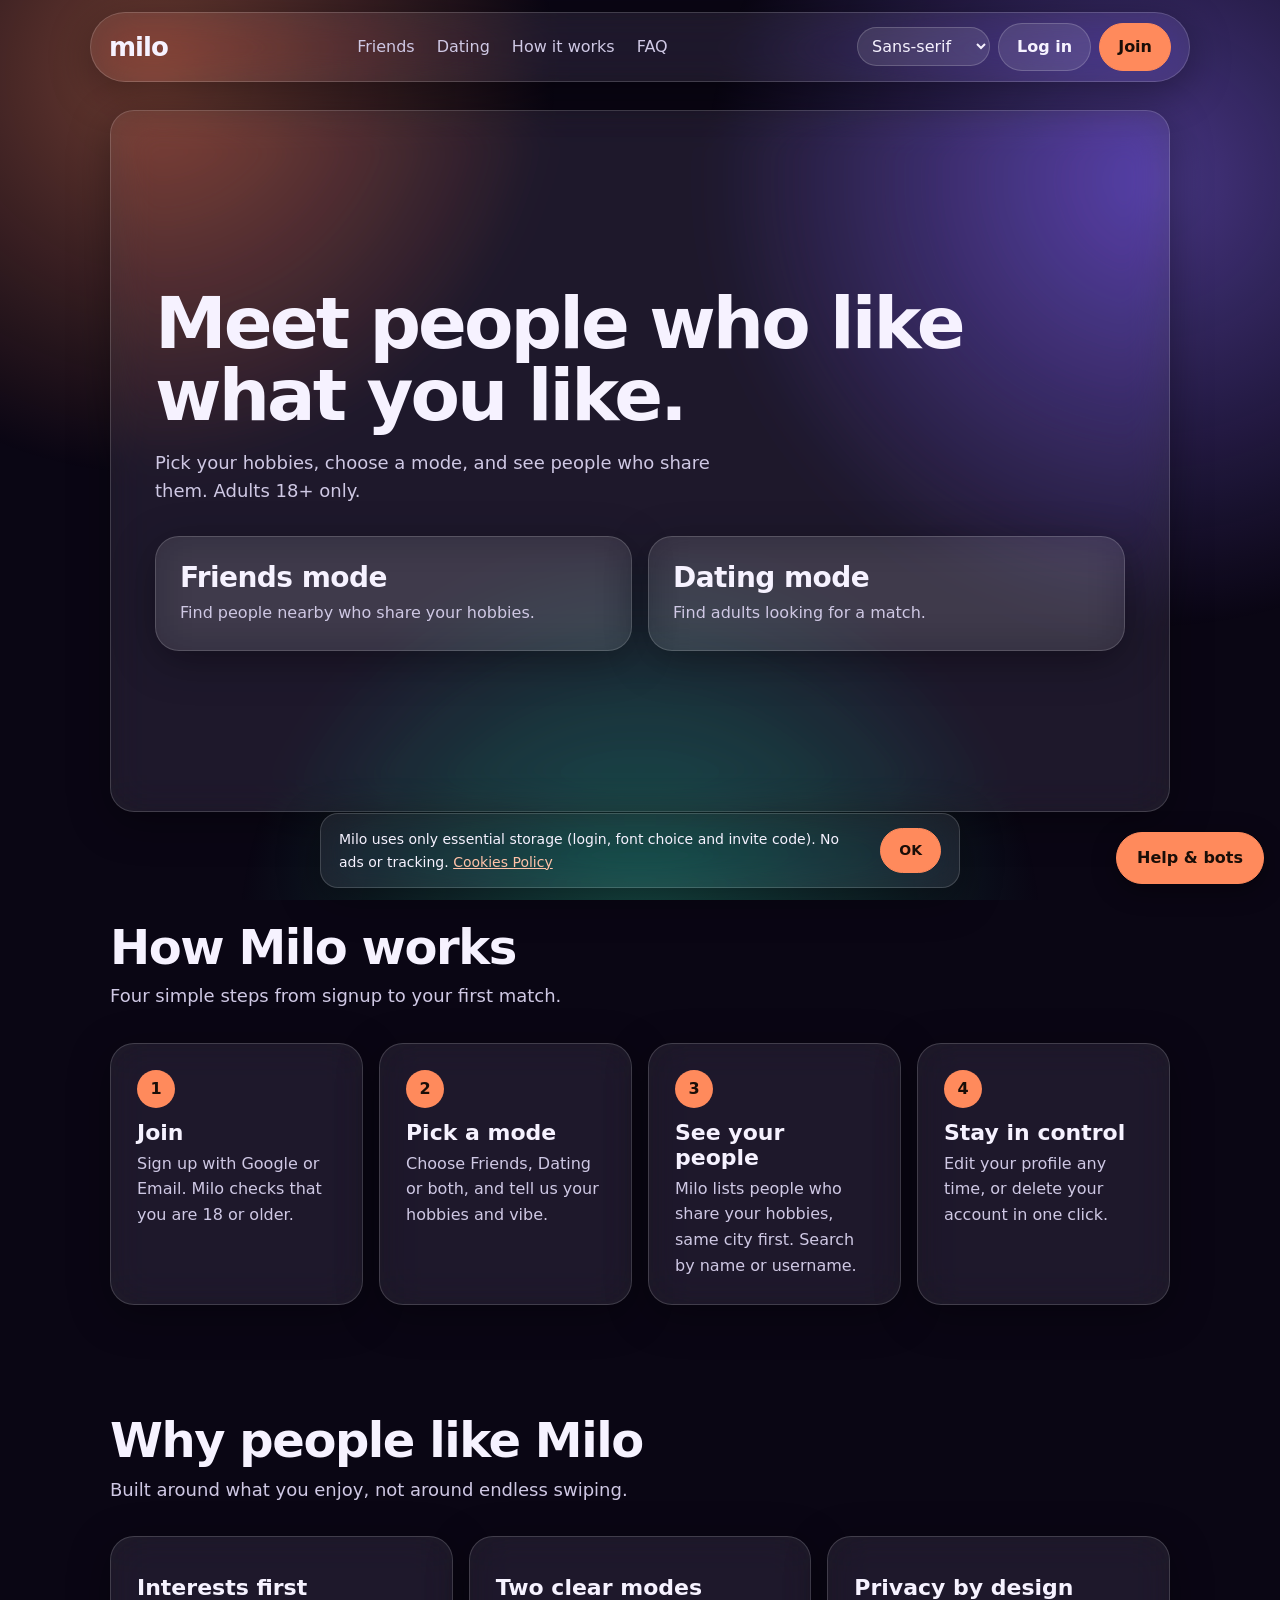
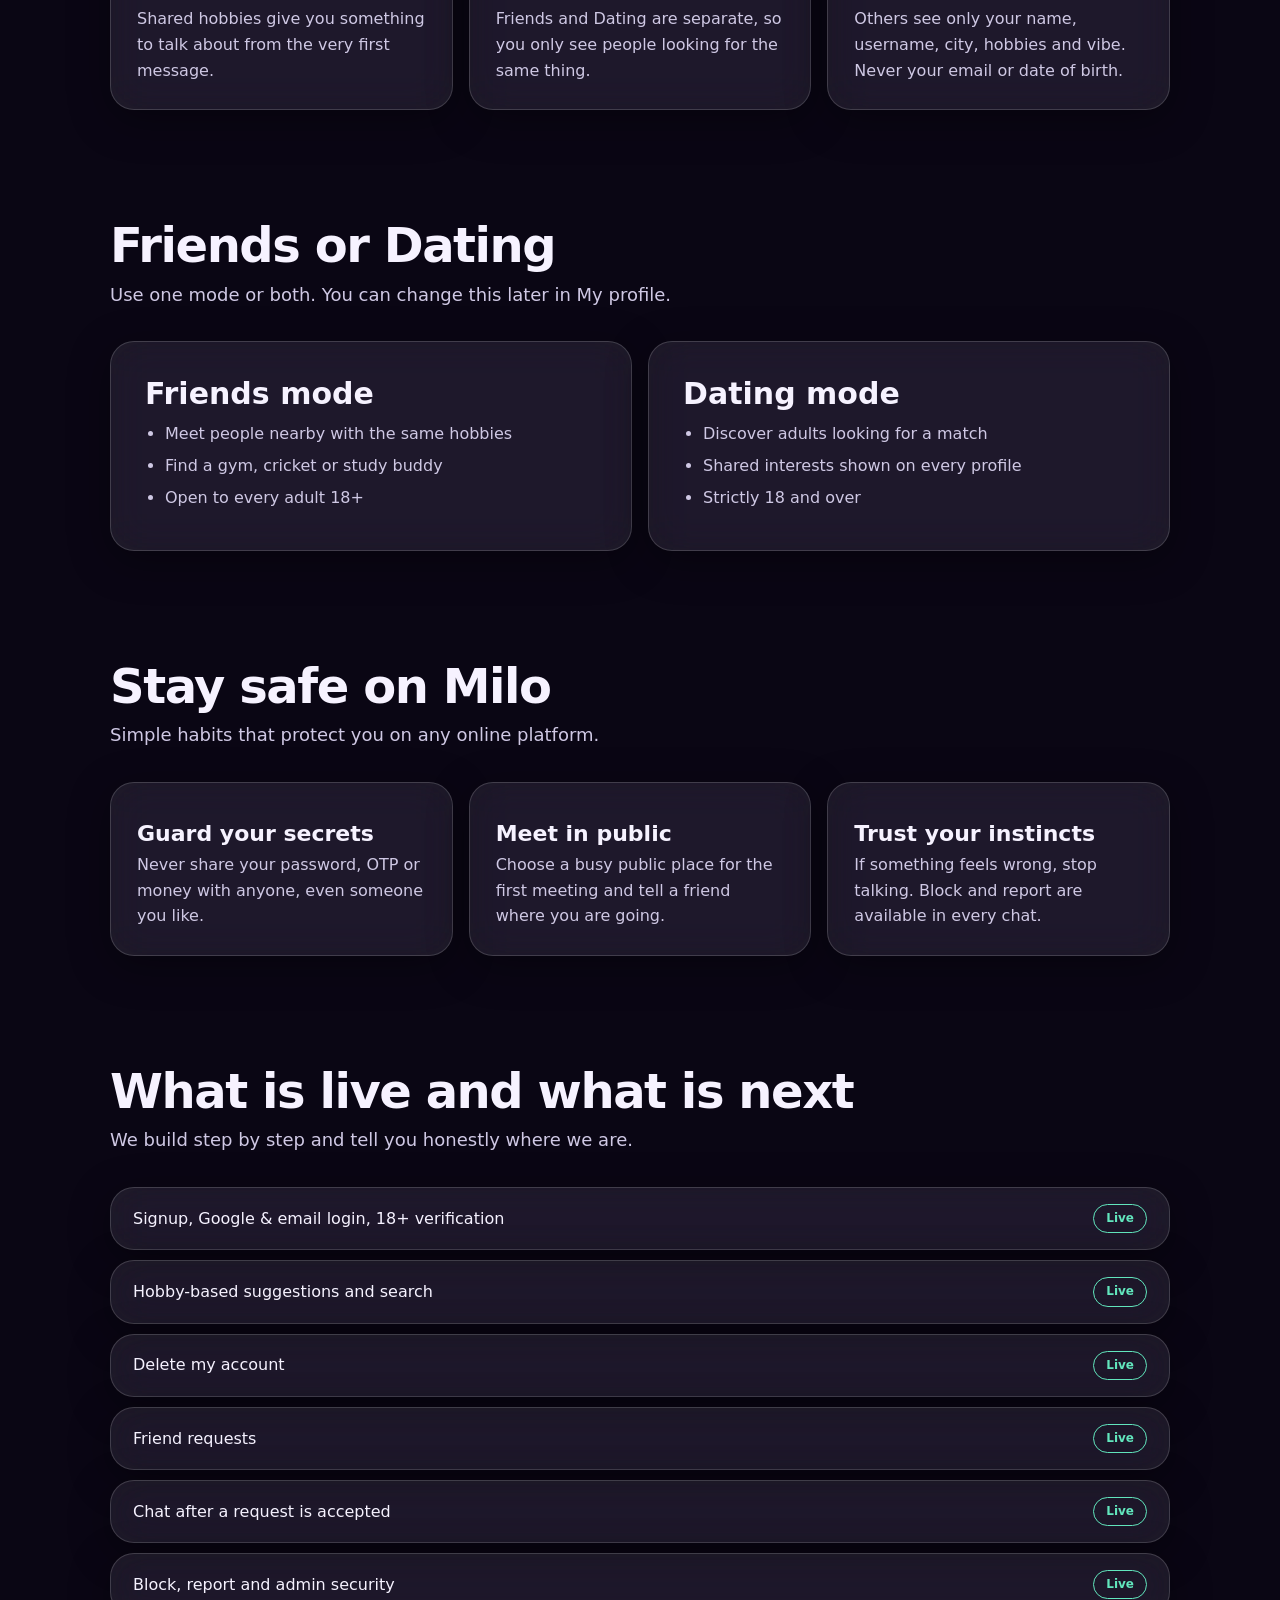
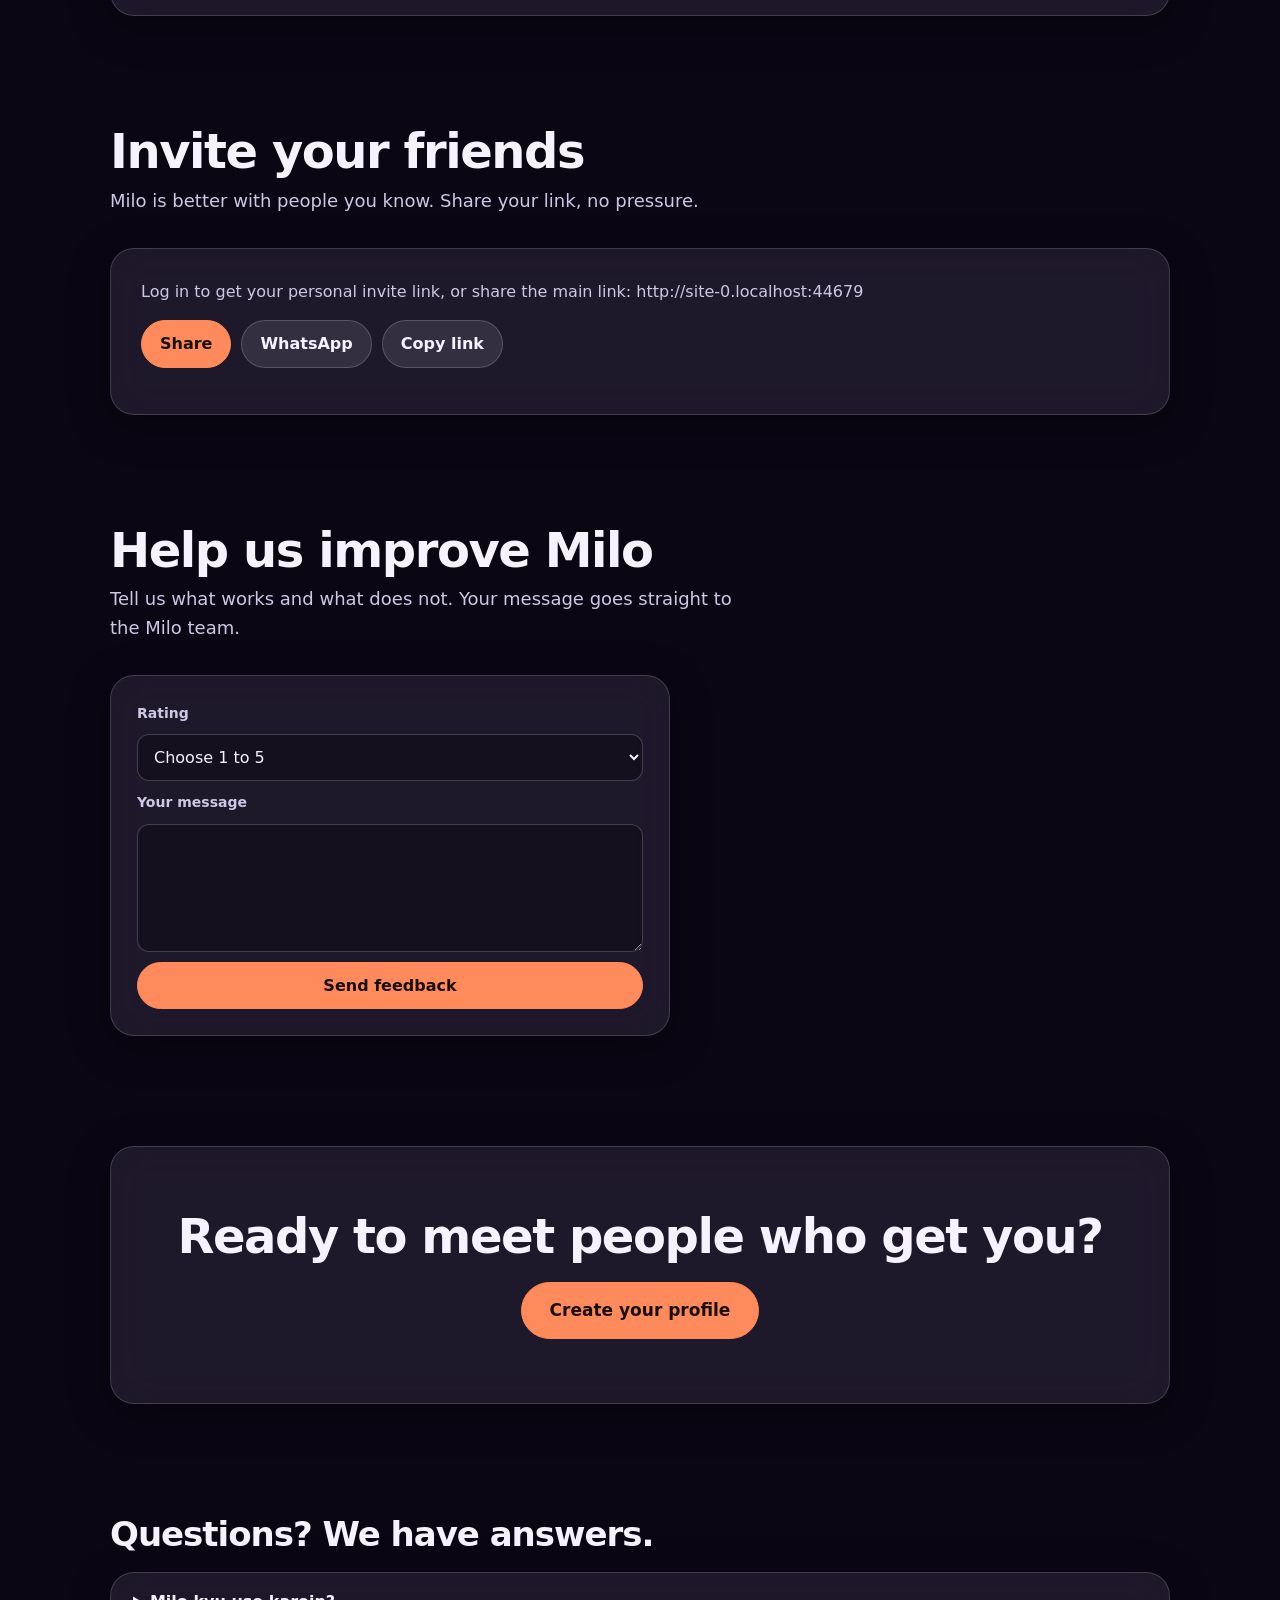
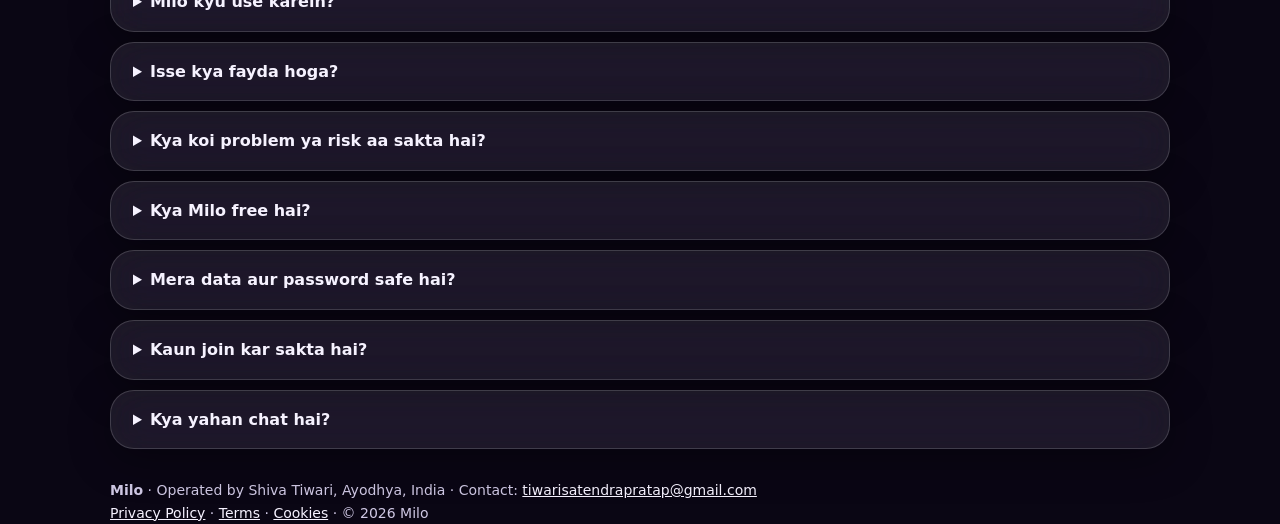
<file: index.html>
<!DOCTYPE html>
<html lang="en"><head>
<!-- Google tag (gtag.js) -->
<script async src="https://www.googletagmanager.com/gtag/js?id=G-QTNPKYNL87"></script>
<script>
  window.dataLayer = window.dataLayer || [];
  function gtag(){dataLayer.push(arguments);}
  gtag('js', new Date());

  gtag('config', 'G-QTNPKYNL87');
</script>
<meta charset="UTF-8">
<!-- This site is hosted on Netlify. Anyone can build and deploy a site
     like this one for free: https://netlify.new/?utm_campaign=loops&utm_source=ai-legible&utm_medium=owned&utm_content=comment&utm_id=a0a23bb5-ab09-420b-943f-d11014dd0197
     Netlify hosting facts for this site: static/SSR served via Netlify Edge. --><meta name="viewport" content="width=device-width,initial-scale=1">
<meta http-equiv="Content-Security-Policy" content="default-src 'self'; script-src 'self' 'unsafe-inline' https://cdn.jsdelivr.net https://challenges.cloudflare.com https://accounts.google.com https://apis.google.com https://www.googletagmanager.com; style-src 'self' 'unsafe-inline'; img-src 'self' data: https://*.googleusercontent.com https://lh3.googleusercontent.com https://*.google-analytics.com https://*.googletagmanager.com; connect-src 'self' https://*.supabase.co wss://*.supabase.co https://challenges.cloudflare.com https://accounts.google.com https://*.google-analytics.com https://*.analytics.google.com https://*.googletagmanager.com; frame-src https://challenges.cloudflare.com https://accounts.google.com https://*.google-analytics.com https://*.analytics.google.com https://*.googletagmanager.com; base-uri 'self'; form-action 'self' https://accounts.google.com https://*.google-analytics.com https://*.analytics.google.com https://*.googletagmanager.com; object-src 'none'; worker-src 'self'; manifest-src 'self'">
<title>Milo — Meet people who like what you like</title>
<meta name="description" content="Milo helps adults 18+ meet people who share their hobbies. Choose Friends or Dating mode, send requests and chat safely. Free to join.">
<meta name="google-site-verification" content="24p1NK3Bf5X_gj5lhtfuNwpVHNfKds36eHkacc5KSk4" />
<meta name="google-site-verification" content="Ew0HdffpLq7fEDpLZuEfhThRLEuFWNj_Yr4Jw-E7I7E" />
<meta name="robots" content="index,follow">
<meta name="theme-color" content="#0a0614">
<link rel="icon" type="image/svg+xml" href="/favicon.svg">
<link rel="alternate icon" href="/favicon.ico">
<link rel="apple-touch-icon" href="/favicon.svg">
<link rel="manifest" href="/manifest.json">
<meta name="apple-mobile-web-app-capable" content="yes">
<meta name="apple-mobile-web-app-status-bar-style" content="black-translucent">
<meta name="apple-mobile-web-app-title" content="Milo">
<link rel="canonical" href="https://milosathi.netlify.app/">
<meta property="og:type" content="website">
<meta property="og:site_name" content="Milo">
<meta property="og:title" content="Milo — Meet people who like what you like">
<meta property="og:description" content="Pick your hobbies, choose Friends or Dating mode, and meet adults who share them. Free, strictly 18+ only.">
<meta property="og:url" content="https://milosathi.netlify.app/">
<meta property="og:locale" content="en_IN">
<meta property="og:image" content="https://milosathi.netlify.app/og-image.png">
<meta property="og:image:width" content="1200">
<meta property="og:image:height" content="630">
<meta property="og:image:type" content="image/png">
<meta property="og:image:alt" content="Milo — Meet people who like what you like">
<meta name="twitter:card" content="summary_large_image">
<meta name="twitter:title" content="Milo — Meet people who like what you like">
<meta name="twitter:description" content="Meet adults 18+ who share your hobbies. Friends or Dating mode. Free.">
<meta name="twitter:image" content="https://milosathi.netlify.app/og-image.png">
<script type="application/ld+json">{"@context":"https://schema.org","@graph":[{"@type":"WebSite","name":"Milo","url":"https://milosathi.netlify.app/","description":"A free website where adults 18+ meet people who share their hobbies.","inLanguage":"en-IN"},{"@type":"Organization","name":"Milo","url":"https://milosathi.netlify.app/","founder":{"@type":"Person","name":"Shiva Tiwari"},"address":{"@type":"PostalAddress","addressLocality":"Ayodhya","addressCountry":"IN"},"contactPoint":{"@type":"ContactPoint","email":"tiwarisatendrapratap@gmail.com","contactType":"customer support"}}]}</script>
<link rel="stylesheet" href="/css/style.css">
</head>
<body>
<header class="nav glass"><a class="brand" href="#">milo</a>
<nav><a href="#people" onclick="showPeople('Friends');return false">Friends</a><a href="#people" onclick="showPeople('Dating');return false">Dating</a><a href="#how">How it works</a><a href="#faq">FAQ</a></nav>
<div class="right">
  <select id="fontSel" aria-label="Choose font" onchange="setFont(this.value)"></select>
  <button id="installAppBtn" class="btn install-btn" style="display:none" onclick="installPWA()" title="Install Milo App">📲 Install App</button>
  <span id="userBox" hidden></span>
  <button id="inboxBtn" class="btn" hidden onclick="openInbox()">Chats</button>
  <button id="profBtn" class="btn" hidden onclick="openProf()">My profile</button>
  <button id="logoutBtn" class="btn" hidden onclick="sb.auth.signOut().then(()=>toast('Logged out.'))">Log out</button>
  <button id="loginBtn" class="btn" onclick="openAuth('login')">Log in</button>
  <button id="joinBtn" class="btn main" onclick="openAuth('signup')">Join</button>
  <button id="menuBtn" class="btn menu-btn" aria-label="Toggle navigation menu" onclick="toggleMenu()">☰</button>
</div></header>

<!-- PROFILE INCOMPLETE REMINDER BANNER -->
<div id="incompleteBanner" class="incomplete-banner glass" hidden>
  <div class="incomplete-content">
    <span>⚠️ <b>Profile incomplete:</b> Add your Date of Birth &amp; City so others can discover and match with you!</span>
    <button class="btn main" style="padding:6px 16px;font-size:13px" onclick="if(me)openOb(me,null)">Complete Setup</button>
  </div>
</div>

<!-- MOBILE NAVIGATION DRAWER -->
<div id="mobileDrawer" class="mobile-drawer glass" hidden>
  <a href="#people" onclick="showPeople('Friends');closeMenu();return false">👥 Friends Mode</a>
  <a href="#people" onclick="showPeople('Dating');closeMenu();return false">❤️ Dating Mode</a>
  <a href="#how" onclick="closeMenu()">💡 How it works</a>
  <a href="#why" onclick="closeMenu()">✨ Why Milo</a>
  <a href="#safety" onclick="closeMenu()">🛡️ Stay Safe</a>
  <a href="#faq" onclick="closeMenu()">❓ FAQ</a>
  <div id="mAuthLinks" class="m-auth-links">
    <button id="mInstallBtn" class="btn install-btn" style="display:none" onclick="closeMenu();installPWA()">📲 Install Milo App</button>
    <button id="mInboxBtn" class="btn" hidden onclick="closeMenu();openInbox()">💬 Chats</button>
    <button id="mProfBtn" class="btn" hidden onclick="closeMenu();openProf()">👤 My Profile</button>
    <button id="mLogoutBtn" class="btn" hidden onclick="closeMenu();sb.auth.signOut().then(()=>toast('Logged out.'))">Log out</button>
    <button id="mLoginBtn" class="btn" onclick="closeMenu();openAuth('login')">Log in</button>
    <button id="mJoinBtn" class="btn main" onclick="closeMenu();openAuth('signup')">Join</button>
  </div>
</div>

<main class="wrap">
<section class="hero glass"><h1>Meet people who like what you like.</h1>
<p>Pick your hobbies, choose a mode, and see people who share them. Adults 18+ only.</p>
<div class="modes"><button class="mode glass" onclick="showPeople('Friends')"><b>Friends mode</b><span>Find people nearby who share your hobbies.</span></button>
<button class="mode glass" onclick="showPeople('Dating')"><b>Dating mode</b><span>Find adults looking for a match.</span></button></div></section>

<section class="sec" id="how"><h2>How Milo works</h2><p class="sub">Four simple steps from signup to your first match.</p>
<div class="grid4"><article class="glass c"><span class="n">1</span><h3>Join</h3><p>Sign up with Google or Email. Milo checks that you are 18 or older.</p></article>
<article class="glass c"><span class="n">2</span><h3>Pick a mode</h3><p>Choose Friends, Dating or both, and tell us your hobbies and vibe.</p></article>
<article class="glass c"><span class="n">3</span><h3>See your people</h3><p>Milo lists people who share your hobbies, same city first. Search by name or username.</p></article>
<article class="glass c"><span class="n">4</span><h3>Stay in control</h3><p>Edit your profile any time, or delete your account in one click.</p></article></div></section>

<section class="sec" id="why"><h2>Why people like Milo</h2><p class="sub">Built around what you enjoy, not around endless swiping.</p>
<div class="grid3"><article class="glass c"><h3>Interests first</h3><p>Shared hobbies give you something to talk about from the very first message.</p></article>
<article class="glass c"><h3>Two clear modes</h3><p>Friends and Dating are separate, so you only see people looking for the same thing.</p></article>
<article class="glass c"><h3>Privacy by design</h3><p>Others see only your name, username, city, hobbies and vibe. Never your email or date of birth.</p></article></div></section>

<section class="sec" id="modes"><h2>Friends or Dating</h2><p class="sub">Use one mode or both. You can change this later in My profile.</p>
<div class="split"><article class="glass pn"><h3>Friends mode</h3><ul><li>Meet people nearby with the same hobbies</li><li>Find a gym, cricket or study buddy</li><li>Open to every adult 18+</li></ul></article>
<article class="glass pn"><h3>Dating mode</h3><ul><li>Discover adults looking for a match</li><li>Shared interests shown on every profile</li><li>Strictly 18 and over</li></ul></article></div></section>

<section class="sec" id="safety"><h2>Stay safe on Milo</h2><p class="sub">Simple habits that protect you on any online platform.</p>
<div class="grid3"><article class="glass c"><h3>Guard your secrets</h3><p>Never share your password, OTP or money with anyone, even someone you like.</p></article>
<article class="glass c"><h3>Meet in public</h3><p>Choose a busy public place for the first meeting and tell a friend where you are going.</p></article>
<article class="glass c"><h3>Trust your instincts</h3><p>If something feels wrong, stop talking. Block and report are available in every chat.</p></article></div></section>

<section class="sec" id="soon"><h2>What is live and what is next</h2><p class="sub">We build step by step and tell you honestly where we are.</p>
<div class="road"><div class="glass rw"><span>Signup, Google &amp; email login, 18+ verification</span><span class="tag l">Live</span></div>
<div class="glass rw"><span>Hobby-based suggestions and search</span><span class="tag l">Live</span></div>
<div class="glass rw"><span>Delete my account</span><span class="tag l">Live</span></div>
<div class="glass rw"><span>Friend requests</span><span class="tag l">Live</span></div>
<div class="glass rw"><span>Chat after a request is accepted</span><span class="tag l">Live</span></div>
<div class="glass rw"><span>Block, report and admin security</span><span class="tag l">Live</span></div></div></section>

<section class="sec" id="invite"><h2>Invite your friends</h2><p class="sub">Milo is better with people you know. Share your link, no pressure.</p>
<div class="glass c" style="padding:30px"><p id="refLine" style="margin:0 0 16px;overflow-wrap:anywhere"></p>
<div style="display:flex;gap:10px;flex-wrap:wrap"><button class="btn main" onclick="shareMilo()">Share</button><button class="btn" onclick="waMilo()">WhatsApp</button><button class="btn" onclick="copyMilo()">Copy link</button></div>
<p id="refCount" style="margin:16px 0 0;color:var(--mut)"></p></div></section>

<section class="sec" id="feedback"><h2>Help us improve Milo</h2><p class="sub">Tell us what works and what does not. Your message goes straight to the Milo team.</p>
<form class="glass c fbf" onsubmit="sendFb(event)"><label for="fbR">Rating</label><select id="fbR" required><option value="">Choose 1 to 5</option><option>5</option><option>4</option><option>3</option><option>2</option><option>1</option></select>
<label for="fbM">Your message</label><textarea id="fbM" required minlength="3" maxlength="1000" rows="4"></textarea><button class="btn main">Send feedback</button></form></section>

<section class="sec"><div class="glass band"><h2>Ready to meet people who get you?</h2><button class="btn main" style="padding:14px 28px;font-size:17px" onclick="me?openProf():openAuth('signup')">Create your profile</button></div></section>

<section id="people" class="glass" hidden>
<div class="bar">
  <div class="tabs">
    <button id="tabF" onclick="showPeople('Friends')">Friends</button>
    <button id="tabD" onclick="showPeople('Dating')">Dating</button>
  </div>
  <input id="q" type="search" placeholder="Search by name, hobby or city" aria-label="Search people" oninput="clearTimeout(st);st=setTimeout(load,300)">
</div>

<!-- POPULAR CIRCLES / HOBBY HUBS -->
<div class="circles-row">
  <span class="circles-label">Popular Circles:</span>
  <div class="circles-scroll">
    <button class="circle-chip" onclick="filterCircle('Cricket')">🏏 Cricket</button>
    <button class="circle-chip" onclick="filterCircle('Chai & street food')">☕ Chai &amp; Food</button>
    <button class="circle-chip" onclick="filterCircle('Coding')">💻 Tech &amp; Code</button>
    <button class="circle-chip" onclick="filterCircle('Trekking')">✈️ Travel &amp; Trek</button>
    <button class="circle-chip" onclick="filterCircle('Gaming')">🎮 Gaming</button>
    <button class="circle-chip" onclick="filterCircle('Music')">🎵 Music</button>
    <button class="circle-chip" onclick="filterCircle('')">🔄 All</button>
  </div>
</div>

<p id="hint" hidden>Add hobbies and a username in My profile for better suggestions.</p>
<div id="cards" class="cards"></div></section></main>

<footer class="wrap" id="faq"><h2>Questions? We have answers.</h2>
<details class="glass"><summary>Milo kyu use karein?</summary><p>Yahan aap profile ke saath hobbies chunte ho, aur Milo wahi log dikhata hai jinke interests aapse milte hain. Isse pehli baat-cheet ke liye topic mil jata hai.</p></details>
<details class="glass"><summary>Isse kya fayda hoga?</summary><p>Same hobbies wale log upar dikhte hain, same city wale pehle. Friends aur Dating alag modes hain, to aap sirf wahi dekhte ho jo chahiye.</p></details>
<details class="glass"><summary>Kya koi problem ya risk aa sakta hai?</summary><p>Kisi bhi online site par fake profile ya scam ka risk hota hai. Kabhi OTP, password ya paise kisi ko mat do, aur pehli baar public jagah par milo. Block/report feature har chat mein hai, aur admin reporting system se suspicious accounts ban kiye jate hain.</p></details>
<details class="glass"><summary>Kya Milo free hai?</summary><p>Haan, abhi signup, profile aur suggestions free hain. Milo mein paid plans nahi hain. Aage chalke site ka kharcha ads se chalega.</p></details>
<details class="glass"><summary>Mera data aur password safe hai?</summary><p>Password hum nahi dekh sakte, wo Supabase mein encrypted rehta hai. Aapki date of birth aur email dusre users ko nahi dikhte; sirf naam, username, city aur hobbies dikhte hain.</p></details>
<details class="glass"><summary>Kaun join kar sakta hai?</summary><p>Sirf 18+ log. Age signup ke time database mein check hoti hai.</p></details>
<details class="glass"><summary>Kya yahan chat hai?</summary><p>Haan. Kisi ko request bhejo, accept hone par chat khulti hai. Block aur report har chat mein hai. Calls aur paid plans Milo mein nahi honge.</p></details>
<div class="copy"><b>Milo</b> · Operated by Shiva Tiwari, Ayodhya, India · Contact: <a href="mailto:tiwarisatendrapratap@gmail.com">tiwarisatendrapratap@gmail.com</a><br><a href='/legal#privacy'>Privacy Policy</a> · <a href='/legal#terms'>Terms</a> · <a href='/legal#cookies'>Cookies</a> · © 2026 Milo</div></footer>

<!-- AUTH MODAL -->
<div id="authBg" class="bg" onclick="if(event.target===this)closeAuth()"><div class="modal glass" role="dialog" aria-modal="true" aria-labelledby="aTitle">
<button class="x" onclick="closeAuth()" aria-label="Close">×</button><h2 id="aTitle"></h2><p id="aSub"></p>
<div id="oauthBox">
<button type="button" class="btn" id="googleBtn" style="width:100%;display:flex;align-items:center;justify-content:center;gap:10px;padding:12px;background:rgba(255,255,255,.12);border:1px solid rgba(255,255,255,.25);margin:14px 0 10px" onclick="signInWithGoogle()"><svg width="18" height="18" viewBox="0 0 24 24"><path fill="#EA4335" d="M12 5c1.6 0 3 .6 4.1 1.6l3.1-3.1C17.3 1.8 14.8 1 12 1 7.5 1 3.7 3.6 1.9 7.3l3.7 2.9C6.5 7.4 9 5 12 5z"/><path fill="#4285F4" d="M23.5 12.3c0-.8-.1-1.7-.2-2.3H12v4.6h6.5c-.3 1.5-1.1 2.8-2.4 3.7l3.7 2.9c2.2-2 3.7-5 3.7-8.9z"/><path fill="#FBBC05" d="M5.6 14.8c-.2-.7-.4-1.5-.4-2.3s.2-1.6.4-2.3L1.9 7.3C.7 9.7 0 12.3 0 15.2s.7 5.5 1.9 7.9l3.7-2.9z"/><path fill="#34A853" d="M12 23.5c3.2 0 6-1.1 8-3l-3.7-2.9c-1.1.7-2.5 1.2-4.3 1.2-3 0-5.5-2-6.4-4.8L1.9 16.9C3.7 20.6 7.5 23.5 12 23.5z"/></svg> Continue with Google</button>
<div id="authDivider" style="display:flex;align-items:center;margin:12px 0;gap:10px;color:var(--mut);font-size:12px"><hr style="flex:1;border:0;border-top:1px solid rgba(255,255,255,.15)"><span>OR CONTINUE WITH EMAIL</span><hr style="flex:1;border:0;border-top:1px solid rgba(255,255,255,.15)"></div>
</div>
<form onsubmit="submitAuth(event)">
<div class="f" id="fEmail"><label for="email">Email</label><input id="email" type="email" autocomplete="email"></div>
<div class="f" id="fPass"><label for="password">Password</label><input id="password" type="password" minlength="8" placeholder="At least 8 characters"></div>
<div class="f" id="fPass2"><label for="password2">Confirm password</label><input id="password2" type="password" minlength="8"></div>
<div id="profileFields">
<div class="f"><label for="name">Name</label><input id="name" maxlength="60"></div>
<div class="f"><label for="dob">Date of birth</label><input id="dob" type="date"></div>
<div class="f"><label for="city">City</label><input id="city" maxlength="80"></div>
<div class="f"><label for="gender">Gender (optional)</label><select id="gender"><option value="">Choose one</option><option>Woman</option><option>Man</option><option>Non-binary</option><option>Prefer not to say</option></select></div>
<div class="f"><label for="looking">Looking for</label><select id="looking"><option value="">Choose a mode</option><option>Friends</option><option>Dating</option><option>Both</option></select></div></div>
<div id="termsRow" style="display:grid;gap:8px;font-size:13px;color:var(--mut)"><label><input id="age18" type="checkbox"> I confirm I am 18 or older.</label><label><input id="terms" type="checkbox"> I have read the <a href='/legal#privacy' target='_blank'>Privacy Policy</a> and agree to the <a href='/legal#terms' target='_blank'>Terms</a>.</label></div>
<div id="cap"></div>
<button class="btn main" id="aBtn" style="width:100%;margin-top:16px;padding:14px"></button>
<button type="button" class="lnk" id="forgot" onclick="openAuth('reset')">Forgot password?</button></form></div></div>

<!-- GOOGLE OAUTH ONBOARDING MODAL -->
<div id="obBg" class="bg"><div class="modal glass" role="dialog" aria-modal="true" aria-labelledby="obT">
<h2 id="obT">Complete your profile</h2><p>Milo is strictly for adults 18+. Confirm your details to continue.</p>
<form onsubmit="submitOb(event)">
<div class="f"><label for="obName">Your name</label><input id="obName" maxlength="60" required></div>
<div class="f"><label for="obDob">Date of birth</label><input id="obDob" type="date" required></div>
<div class="f"><label for="obCity">City</label><input id="obCity" maxlength="80" required></div>
<div class="f"><label for="obGender">Gender (optional)</label><select id="obGender"><option value="">Choose one</option><option>Woman</option><option>Man</option><option>Non-binary</option><option>Prefer not to say</option></select></div>
<div class="f"><label for="obLooking">Looking for</label><select id="obLooking" required><option value="">Choose a mode</option><option>Friends</option><option>Dating</option><option>Both</option></select></div>
<div style="display:grid;gap:8px;font-size:13px;color:var(--mut);margin:12px 0"><label><input id="obAge18" type="checkbox" required> I confirm I am 18 or older.</label><label><input id="obTerms" type="checkbox" required> I have read the <a href='/legal#privacy' target='_blank'>Privacy Policy</a> and agree to the <a href='/legal#terms' target='_blank'>Terms</a>.</label></div>
<button class="btn main" id="obBtn" style="width:100%;margin-top:10px;padding:14px">Save &amp; Enter Milo</button>
</form></div></div>

<!-- PROFILE MODAL -->
<div id="profBg" class="bg" onclick="if(event.target===this)closeProf()"><div class="modal glass" role="dialog" aria-modal="true" aria-labelledby="pT">
<button class="x" onclick="closeProf()" aria-label="Close">×</button><h2 id="pT">My profile</h2><p>Used to suggest people to you.</p>
<div class="f"><label for="uname">Username (3-20 letters, numbers, _)</label><input id="uname" maxlength="20"></div>
<div class="f"><label for="ubio">About me / Short bio (optional, max 120 chars)</label><input id="ubio" maxlength="120" placeholder="e.g. Love coffee, indie music and weekend trekking"></div>
<div class="f"><label for="mymode">I am here for</label><select id="mymode"><option>Friends</option><option>Dating</option><option>Both</option></select></div>
<div class="ph"><span>Hobbies</span><span id="hc"></span></div><div class="picks" id="hobbyPicks"></div>
<div class="ph"><span>Your vibe</span><span id="vc"></span></div><div class="picks" id="vibePicks"></div>
<button class="btn main" id="sBtn" style="width:100%;margin-top:20px;padding:14px" onclick="saveProf()">Save profile</button><button class="lnk" style="color:#ffb3b3;margin-top:10px" onclick="delAcc()">Delete my account</button></div></div>

<!-- INBOX MODAL -->
<div id="inBg" class="bg" onclick="if(event.target===this)closeInbox()"><div class="modal glass" role="dialog" aria-modal="true" aria-labelledby="inT"><button class="x" onclick="closeInbox()" aria-label="Close">×</button><h2 id="inT">Requests and chats</h2>
<div id="inList"></div>
<div id="chatView" hidden><div class="chh"><button class="btn" onclick="renderInbox()">← Back</button><div id="chTitle" style="display:flex;align-items:center;gap:8px;font-weight:700"></div><span><button class="lnk" onclick="blockU(chatReq.other_id)">Block</button> <button class="lnk" onclick="reportU(chatReq.other_id)">Report</button></span></div>
<div id="msgs" class="msgs" aria-live="polite"></div>
<form class="sendf" onsubmit="sendMsg(event)"><input id="msgIn" maxlength="1000" placeholder="Type a message" aria-label="Message" autocomplete="off"><button class="btn main">Send</button></form></div></div></div>

<!-- BOTS & HELP -->
<button id="botFab" class="btn main" onclick="botToggle()" aria-expanded="false" aria-controls="botPanel">Help &amp; bots</button>
<div id="botPanel" class="glass" role="dialog" aria-label="Help and chat bots" hidden>
<div class="bt"><button id="t0" class="on" onclick="botSel('Milo Help')">Help</button><button id="t1" onclick="botSel('Aarav')">Aarav <span class="tag" style="font-size:9px;padding:1px 5px">BOT</span></button><button id="t2" onclick="botSel('Anaya')">Anaya <span class="tag" style="font-size:9px;padding:1px 5px">BOT</span></button><button class="x" onclick="botToggle()" aria-label="Close">×</button></div>
<div id="bl" class="bl" aria-live="polite"></div>
<form class="bf" onsubmit="botSend(event)"><input id="bi" maxlength="300" placeholder="Type a message" aria-label="Message to bot" autocomplete="off"><button class="btn main">Send</button></form>
<p class="bn">Bots are automated. They cannot see accounts, passwords or other people’s data.</p></div>

<div id="ck" class="glass" role="dialog" aria-label="Cookie notice" hidden><span>Milo uses only essential storage (login, font choice and invite code). No ads or tracking. <a href='/legal#cookies'>Cookies Policy</a></span><button class="btn main" onclick="ckOk()">OK</button></div>
<div id="toast" role="status" aria-live="polite"></div>

<script src="/js/supabase.js"></script>
<script>if(!window.supabase){document.write('<script src="https://cdn.jsdelivr.net/npm/@supabase/supabase-js@2.45.4/dist/umd/supabase.js"><\/script>')}</script>
<script src="/js/config.js"></script>
<script src="/js/avatar.js"></script>
<script src="/js/auth.js"></script>
<script src="/js/chat.js"></script>
<script src="/js/pwa.js"></script>
<script src="/js/app.js"></script></body></html>
</file>
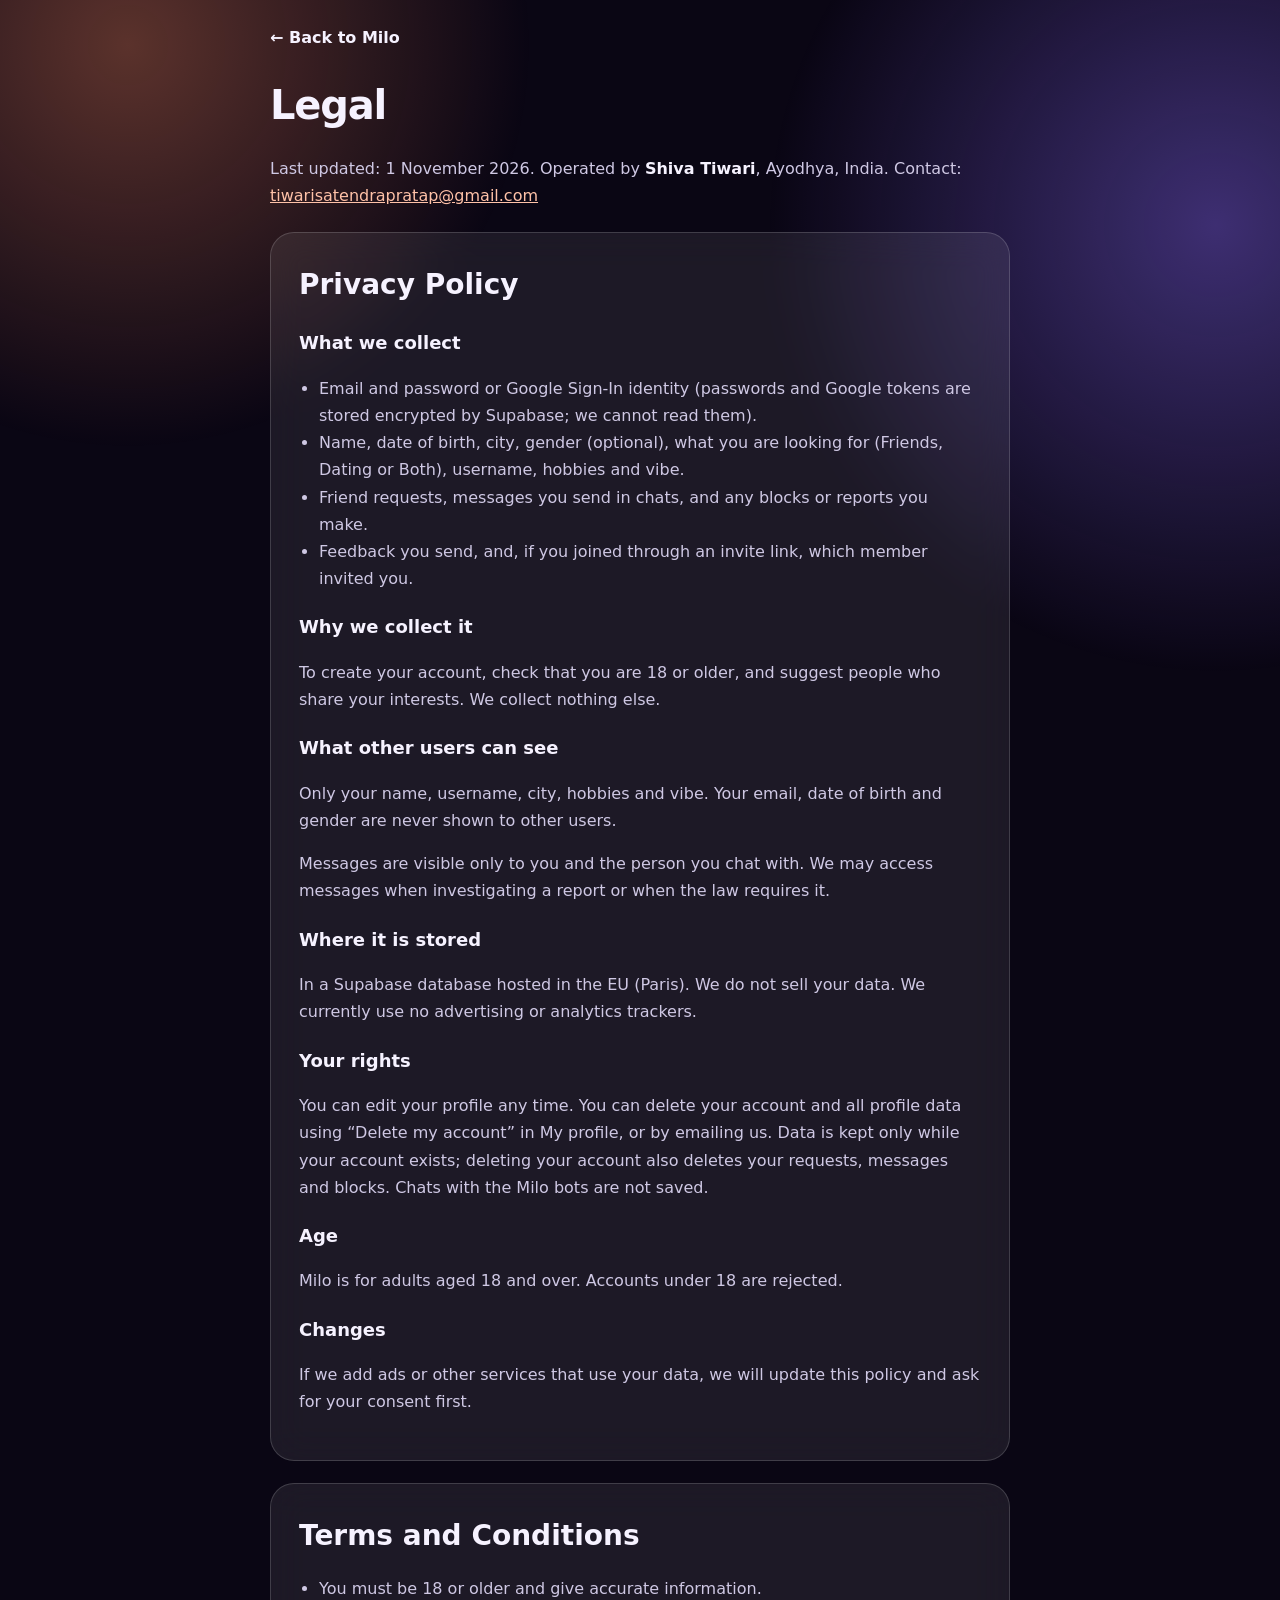
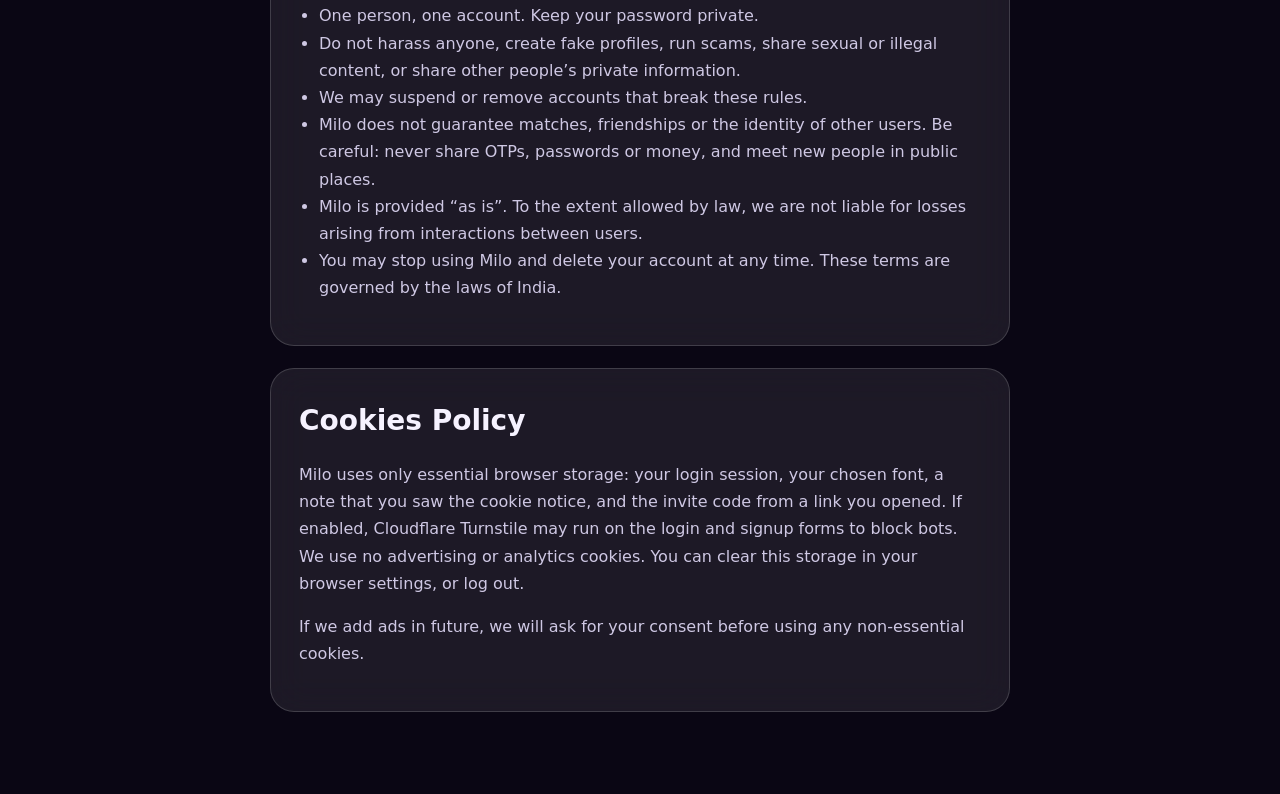
<file: legal.html>
<!DOCTYPE html>
<!-- Template for review by a legal professional before public launch. -->
<html lang="en"><head>
<!-- Google tag (gtag.js) -->
<script async src="https://www.googletagmanager.com/gtag/js?id=G-QTNPKYNL87"></script>
<script>
  window.dataLayer = window.dataLayer || [];
  function gtag(){dataLayer.push(arguments);}
  gtag('js', new Date());

  gtag('config', 'G-QTNPKYNL87');
</script>
<meta charset="UTF-8"><meta name="viewport" content="width=device-width,initial-scale=1">
<meta http-equiv="Content-Security-Policy" content="default-src 'self'; script-src 'self' 'unsafe-inline' https://www.googletagmanager.com; style-src 'self' 'unsafe-inline'; img-src 'self' data: https://*.google-analytics.com https://*.googletagmanager.com; connect-src 'self' https://*.google-analytics.com https://*.analytics.google.com https://*.googletagmanager.com; base-uri 'self'; object-src 'none'">
<title>Privacy, Terms and Cookies — Milo</title>
<meta name="description" content="Milo's Privacy Policy, Terms and Conditions and Cookies Policy.">
<meta name="robots" content="index,follow">
<link rel="icon" type="image/svg+xml" href="/favicon.svg">
<link rel="alternate icon" href="/favicon.ico">
<link rel="apple-touch-icon" href="/favicon.svg">
<link rel="canonical" href="https://milosathi.netlify.app/legal">
<style>
:root{--ink:#f6f2ff;--mut:#cfc8e4}*{box-sizing:border-box}
body{margin:0;background:#0a0614;color:var(--ink);font:16px/1.7 system-ui,'Segoe UI',sans-serif}
body:before{content:"";position:fixed;inset:0;z-index:-1;background:radial-gradient(45vw 45vw at 10% 5%,#ff8a5c55,transparent 70%),radial-gradient(50vw 50vw at 95% 25%,#8b6cff66,transparent 70%)}
main{max-width:780px;margin:auto;padding:24px 20px 60px}a{color:#ffc2a8}
nav a{font-weight:700;text-decoration:none;color:var(--ink)}
section{background:rgba(255,255,255,.08);border:1px solid rgba(255,255,255,.16);border-radius:24px;padding:28px;margin:22px 0;backdrop-filter:blur(18px)}
h1{font-size:40px;letter-spacing:-.03em;margin:20px 0 4px}h2{margin:0 0 6px;font-size:28px}h3{margin:20px 0 4px;font-size:18px}
p,li{color:var(--mut)}ul{padding-left:20px}:focus-visible{outline:2px solid #ff8a5c;outline-offset:3px}
</style></head><body><main>
<nav><a href="/">← Back to Milo</a></nav>
<h1>Legal</h1><p>Last updated: 1 November 2026. Operated by <b style="color:var(--ink)">Shiva Tiwari</b>, Ayodhya, India. Contact: <a href="mailto:tiwarisatendrapratap@gmail.com">tiwarisatendrapratap@gmail.com</a> </p>

<section id="privacy"><h2>Privacy Policy</h2>
<h3>What we collect</h3><ul><li>Email and password or Google Sign-In identity (passwords and Google tokens are stored encrypted by Supabase; we cannot read them).</li>
<li>Name, date of birth, city, gender (optional), what you are looking for (Friends, Dating or Both), username, hobbies and vibe.</li>
<li>Friend requests, messages you send in chats, and any blocks or reports you make.</li>
<li>Feedback you send, and, if you joined through an invite link, which member invited you.</li></ul>
<h3>Why we collect it</h3><p>To create your account, check that you are 18 or older, and suggest people who share your interests. We collect nothing else.</p>
<h3>What other users can see</h3><p>Only your name, username, city, hobbies and vibe. Your email, date of birth and gender are never shown to other users.</p>
<p>Messages are visible only to you and the person you chat with. We may access messages when investigating a report or when the law requires it.</p>
<h3>Where it is stored</h3><p>In a Supabase database hosted in the EU (Paris). We do not sell your data. We currently use no advertising or analytics trackers.</p>
<h3>Your rights</h3><p>You can edit your profile any time. You can delete your account and all profile data using “Delete my account” in My profile, or by emailing us. Data is kept only while your account exists; deleting your account also deletes your requests, messages and blocks. Chats with the Milo bots are not saved.</p>
<h3>Age</h3><p>Milo is for adults aged 18 and over. Accounts under 18 are rejected.</p>
<h3>Changes</h3><p>If we add ads or other services that use your data, we will update this policy and ask for your consent first.</p></section>

<section id="terms"><h2>Terms and Conditions</h2>
<ul><li>You must be 18 or older and give accurate information.</li>
<li>One person, one account. Keep your password private.</li>
<li>Do not harass anyone, create fake profiles, run scams, share sexual or illegal content, or share other people’s private information.</li>
<li>We may suspend or remove accounts that break these rules.</li>
<li>Milo does not guarantee matches, friendships or the identity of other users. Be careful: never share OTPs, passwords or money, and meet new people in public places.</li>
<li>Milo is provided “as is”. To the extent allowed by law, we are not liable for losses arising from interactions between users.</li>
<li>You may stop using Milo and delete your account at any time. These terms are governed by the laws of India.</li></ul></section>

<section id="cookies"><h2>Cookies Policy</h2>
<p>Milo uses only essential browser storage: your login session, your chosen font, a note that you saw the cookie notice, and the invite code from a link you opened. If enabled, Cloudflare Turnstile may run on the login and signup forms to block bots. We use no advertising or analytics cookies. You can clear this storage in your browser settings, or log out.</p>
<p>If we add ads in future, we will ask for your consent before using any non-essential cookies.</p></section>
</main></body></html>
</file>
<file: css/style.css>
:root{--display:'Segoe UI',system-ui,sans-serif;--body:'Segoe UI',system-ui,sans-serif;--ink:#f6f2ff;--mut:#cfc8e4;--em:#ff8a5c;--or:#b79cff;--mint:#62e6bd}
*{box-sizing:border-box}[hidden]{display:none!important}
body{margin:0;min-height:100vh;background:#0a0614;color:var(--ink);font:16px/1.6 var(--body)}
body:before{content:"";position:fixed;inset:0;z-index:-1;background:radial-gradient(45vw 45vw at 12% 8%,#ff8a5c66,transparent 70%),radial-gradient(50vw 50vw at 90% 20%,#8b6cff77,transparent 70%),radial-gradient(45vw 45vw at 50% 105%,#2fd3a755,transparent 70%)}
button,input,select,textarea{font:inherit;color:inherit}button{cursor:pointer;border:0}a{color:inherit}
:focus-visible{outline:2px solid var(--em);outline-offset:3px}
.wrap{max-width:1100px;margin:auto;padding:0 20px}
.glass{background:rgba(255,255,255,.08);backdrop-filter:blur(20px) saturate(150%);-webkit-backdrop-filter:blur(20px) saturate(150%);border:1px solid rgba(255,255,255,.16);border-radius:24px;box-shadow:0 10px 40px rgba(0,0,0,.35)}
.nav{position:sticky;top:12px;z-index:30;margin:12px auto;max-width:1100px;width:calc(100% - 24px);padding:10px 18px;display:flex;align-items:center;gap:18px;justify-content:space-between;border-radius:999px}
.brand{font:800 26px var(--display);letter-spacing:-1px;text-decoration:none}
.nav nav{display:flex;gap:22px;color:var(--mut)}.nav nav a{text-decoration:none}.nav nav a:hover{color:var(--ink)}
.right{display:flex;align-items:center;gap:8px}
.btn{padding:10px 18px;border-radius:999px;font-weight:700;background:rgba(255,255,255,.1);border:1px solid rgba(255,255,255,.18);transition:.15s ease}
.btn:hover{background:rgba(255,255,255,.16)}
.btn.main{background:var(--em);border-color:var(--em);color:#1a0e08}
.btn.main:hover{background:#ffa07a}
.install-btn{background:rgba(98,230,189,.15);border:1px solid var(--mint);color:var(--mint);padding:8px 14px;font-size:13px}
.install-btn:hover{background:rgba(98,230,189,.25)}
.menu-btn{display:none;padding:8px 14px;font-size:18px;line-height:1}
.mobile-drawer{position:fixed;top:72px;left:12px;right:12px;z-index:35;padding:16px;display:flex;flex-direction:column;gap:10px;border-radius:20px;max-width:1100px;margin:auto}
.mobile-drawer a{text-decoration:none;font-weight:600;padding:10px 14px;border-radius:12px;transition:background .15s}
.mobile-drawer a:hover{background:rgba(255,255,255,.1)}
.m-auth-links{display:flex;flex-direction:column;gap:8px;padding-top:10px;border-top:1px solid rgba(255,255,255,.15)}
select{background:rgba(255,255,255,.1);border:1px solid rgba(255,255,255,.18);border-radius:999px;padding:8px 10px}option{color:#111}
html{scroll-behavior:smooth;scroll-padding-top:92px}@media(prefers-reduced-motion:reduce){html{scroll-behavior:auto}}
.incomplete-banner{margin:12px auto;max-width:1100px;width:calc(100% - 24px);padding:12px 18px;border-radius:18px;border:1px solid rgba(255,138,92,.5);background:rgba(255,138,92,.15);position:sticky;top:74px;z-index:25}
.incomplete-content{display:flex;align-items:center;justify-content:space-between;gap:12px;flex-wrap:wrap;font-size:14px;color:var(--ink)}
.hero{padding:96px 44px 80px;margin:28px 0;min-height:78vh;display:flex;flex-direction:column;justify-content:center}
.hero h1{font:800 clamp(38px,6vw,72px)/1 var(--display);letter-spacing:-.04em;margin:0 0 18px;max-width:12em}
.hero p{color:var(--mut);font-size:18px;max-width:34em;margin:0 0 30px}
.modes{display:grid;grid-template-columns:1fr 1fr;gap:16px}
.mode{text-align:left;padding:24px;display:grid;gap:6px;transition:transform .15s,border-color .15s}
.mode:hover{transform:translateY(-3px);border-color:rgba(255,255,255,.4)}
.mode b{font:800 28px var(--display);letter-spacing:-.02em}.mode span{color:var(--mut)}
#people{padding:28px;margin:28px 0}
.bar{display:flex;gap:12px;flex-wrap:wrap;align-items:center;margin-bottom:14px}
.tabs{display:flex;gap:6px;background:rgba(0,0,0,.25);padding:5px;border-radius:999px}
.tabs button{background:none;padding:9px 20px;border-radius:999px;font-weight:700;color:var(--mut)}
.tabs button.on{background:var(--ink);color:#1a1030}
#q{flex:1;min-width:200px;padding:12px 18px;border-radius:999px;border:1px solid rgba(255,255,255,.2);background:rgba(0,0,0,.25)}
.circles-row{display:flex;align-items:center;gap:10px;margin-bottom:16px;overflow-x:auto;padding-bottom:6px}
.circles-label{font-size:13px;font-weight:700;color:var(--mut);white-space:nowrap}
.circles-scroll{display:flex;gap:8px;flex-wrap:wrap}
.circle-chip{background:rgba(255,255,255,.08);border:1px solid rgba(255,255,255,.18);color:var(--ink);padding:6px 14px;border-radius:999px;font-size:13px;font-weight:600;transition:.15s ease}
.circle-chip:hover,.circle-chip.active{background:var(--em);border-color:var(--em);color:#1a0e08}
#hint{color:var(--mut);font-size:14px;margin:0 0 14px}
.cards{display:grid;grid-template-columns:repeat(auto-fill,minmax(270px,1fr));gap:14px}
.pc{padding:20px;display:flex;flex-direction:column;gap:10px;border-radius:20px}
.pc-header{display:flex;align-items:center;gap:12px}
.pc-titles{display:flex;flex-direction:column;gap:2px}
.pc-titles h3{font:700 20px var(--display);margin:0}
.pc-titles small{color:var(--mut);font-size:13px}
.pc-bio{color:var(--mut);font-size:13px;line-height:1.45;margin:2px 0 6px;padding:6px 10px;background:rgba(0,0,0,.2);border-radius:10px;border-left:3px solid var(--or)}
.tg{display:flex;flex-wrap:wrap;gap:6px}.t{font-size:12px;font-weight:600;padding:4px 10px;border-radius:999px;border:1px solid rgba(255,255,255,.2);color:var(--mut)}
.t.hit{background:#ff8a5c33;border-color:var(--em);color:#ffc2a8}
.m{color:var(--mint);font-size:14px;font-weight:600}.pc .btn{margin-top:auto}
.empty{grid-column:1/-1;text-align:center;color:var(--mut);padding:30px;border:1px dashed rgba(255,255,255,.25);border-radius:20px}
footer{padding:40px 0 60px}footer h2{font:800 34px var(--display);letter-spacing:-.03em;margin:0 0 18px}
details{padding:0 22px;margin-bottom:10px;border-radius:18px}summary{padding:16px 0;font-weight:700;cursor:pointer}
details p{margin:0 0 16px;color:var(--mut)}.copy{margin-top:30px;color:var(--mut);font-size:14px}
.bg{position:fixed;inset:0;background:#05020ccc;display:none;place-items:center;padding:16px;z-index:40}.bg.show{display:grid}
.modal{width:min(480px,100%);max-height:92vh;overflow:auto;padding:28px;background:rgba(30,22,48,.82)}
.modal h2{font:800 26px var(--display);margin:0 0 4px}.modal p{margin:0;color:var(--mut);font-size:14px}
.x{float:right;background:none;font-size:26px;color:var(--mut)}
.f{display:grid;gap:5px;margin:12px 0}.f label{font-size:13px;font-weight:600;color:var(--mut)}
.f input,.f select,.f textarea{width:100%;border-radius:12px;padding:12px;background:rgba(0,0,0,.3);border:1px solid rgba(255,255,255,.2)}
.picks{display:flex;flex-wrap:wrap;gap:7px}.pk{position:relative}
.pk input{position:absolute;inset:0;opacity:0;width:100%;height:100%;margin:0;cursor:pointer}
.pk span{display:inline-block;padding:7px 13px;border:1px solid rgba(255,255,255,.22);border-radius:999px;font-size:14px;font-weight:600;color:var(--mut)}
.pk input:checked+span{background:var(--em);border-color:var(--em);color:#1a0e08}.pk input:focus-visible+span{outline:2px solid var(--or)}
.ph{display:flex;justify-content:space-between;font-size:13px;font-weight:600;color:var(--mut);margin:16px 0 8px}
.lnk{background:none;color:var(--or);padding:6px 0;font-size:14px;text-decoration:underline}
.avatar{display:inline-grid;place-items:center;border-radius:50%;font-weight:800;color:#fff;text-shadow:0 1px 2px rgba(0,0,0,.3);box-shadow:0 3px 10px rgba(0,0,0,.3);flex-shrink:0;user-select:none}
.avatar-sm{width:30px;height:30px;font-size:11px}
.avatar-md{width:46px;height:46px;font-size:16px}
.avatar-lg{width:64px;height:64px;font-size:22px}
.msgs{height:300px;overflow:auto;display:flex;flex-direction:column;gap:8px;margin:12px 0;padding:6px}
.msg{max-width:80%;padding:9px 13px;border-radius:16px;background:rgba(255,255,255,.12);align-self:flex-start;overflow-wrap:anywhere;display:flex;flex-direction:column;gap:2px}
.msg.me{align-self:flex-end;background:var(--em);color:#1a0e08}
.msg-text{word-break:break-word}
.msg-time{font-size:10px;opacity:.7;align-self:flex-end;margin-top:2px}
.sendf{display:flex;gap:8px}.sendf input{flex:1;padding:12px;border-radius:999px;border:1px solid rgba(255,255,255,.2);background:rgba(0,0,0,.3)}
.chh{display:flex;justify-content:space-between;align-items:center;gap:10px}
.rw2{display:flex;gap:10px;align-items:center;justify-content:space-between;width:100%;margin:6px 0;text-align:left;padding:10px 14px}
#inList h3{margin:16px 0 6px;font-size:16px}
.fbf{padding:30px;display:grid;gap:10px;max-width:560px}.fbf label{font-size:14px;color:var(--mut);font-weight:600}.fbf select,.fbf textarea{width:100%;padding:12px;border-radius:12px;background:rgba(0,0,0,.3);border:1px solid rgba(255,255,255,.2);font:inherit}
#botFab{position:fixed;right:16px;bottom:16px;z-index:30;padding:12px 20px;box-shadow:0 6px 24px rgba(0,0,0,.4)}
#botPanel{position:fixed;right:16px;bottom:72px;width:min(380px,calc(100vw - 32px));z-index:31;padding:14px;display:flex;flex-direction:column;gap:8px}
.bt{display:flex;gap:6px;align-items:center}.bt button:not(.x){background:rgba(255,255,255,.08);padding:7px 12px;border-radius:999px;font-weight:700;color:var(--mut);border:1px solid rgba(255,255,255,.15)}.bt button.on{background:var(--ink);color:#1a1030}.bt .x{margin-left:auto;float:none}
.bl{height:260px;overflow:auto;display:flex;flex-direction:column;gap:6px}.bm{max-width:85%;padding:8px 12px;border-radius:14px;background:rgba(255,255,255,.12);align-self:flex-start;overflow-wrap:anywhere}.bm.u{align-self:flex-end;background:var(--em);color:#1a0e08}
.bf{display:flex;gap:8px}.bf input{flex:1;padding:10px 14px;border-radius:999px;border:1px solid rgba(255,255,255,.2);background:rgba(0,0,0,.3)}.bn{margin:0;font-size:12px;color:var(--mut)}
#ck{position:fixed;left:12px;right:12px;bottom:12px;max-width:640px;margin:auto;z-index:45;padding:14px 18px;display:flex;gap:14px;align-items:center;justify-content:space-between;font-size:14px;border-radius:18px}#ck a{color:#ffc2a8}.copy a{color:var(--ink)}
.sec{margin:110px 0}.sec h2{font:800 clamp(30px,4.4vw,48px)/1.05 var(--display);letter-spacing:-.03em;margin:0 0 10px}.sub{color:var(--mut);font-size:18px;margin:0 0 32px;max-width:36em}
.grid4,.grid3{display:grid;gap:16px}.grid4{grid-template-columns:repeat(auto-fit,minmax(220px,1fr))}.grid3{grid-template-columns:repeat(auto-fit,minmax(260px,1fr))}
.c{padding:26px}.c h3{font:700 22px var(--display);margin:12px 0 6px}.c p{margin:0;color:var(--mut)}
.n{display:inline-grid;place-items:center;width:38px;height:38px;border-radius:50%;background:var(--em);color:#1a0e08;font-weight:800}
.split{display:grid;grid-template-columns:1fr 1fr;gap:16px}.pn{padding:34px}.pn h3{font:800 30px var(--display);margin:0 0 10px}.pn ul{padding-left:20px;color:var(--mut);margin:0}.pn li{margin:6px 0}
.road{display:grid;gap:10px}.rw{display:flex;justify-content:space-between;gap:14px;padding:16px 22px;align-items:center}
.tag{font-size:12px;font-weight:700;padding:4px 12px;border-radius:999px;border:1px solid rgba(255,255,255,.3);white-space:nowrap}.tag.l{color:var(--mint);border-color:var(--mint)}
.band{padding:64px 32px;text-align:center}.band h2{margin:0 0 20px}
#toast{position:fixed;bottom:22px;left:50%;transform:translate(-50%,20px);opacity:0;pointer-events:none;background:var(--ink);color:#15111d;padding:12px 20px;border-radius:14px;z-index:50;transition:.25s;font-weight:600;max-width:90vw}#toast.show{opacity:1;transform:translate(-50%,0)}
@media(max-width:760px){
  .menu-btn{display:inline-block}
  .nav nav,#userBox,#fontSel,#installAppBtn{display:none}
  .hero{padding:34px 22px}
  .modes{grid-template-columns:1fr}
  .split{grid-template-columns:1fr}.sec{margin:80px 0}
  .right .btn:not(.menu-btn):not(#joinBtn):not(#inboxBtn){display:none}
}
</file>
